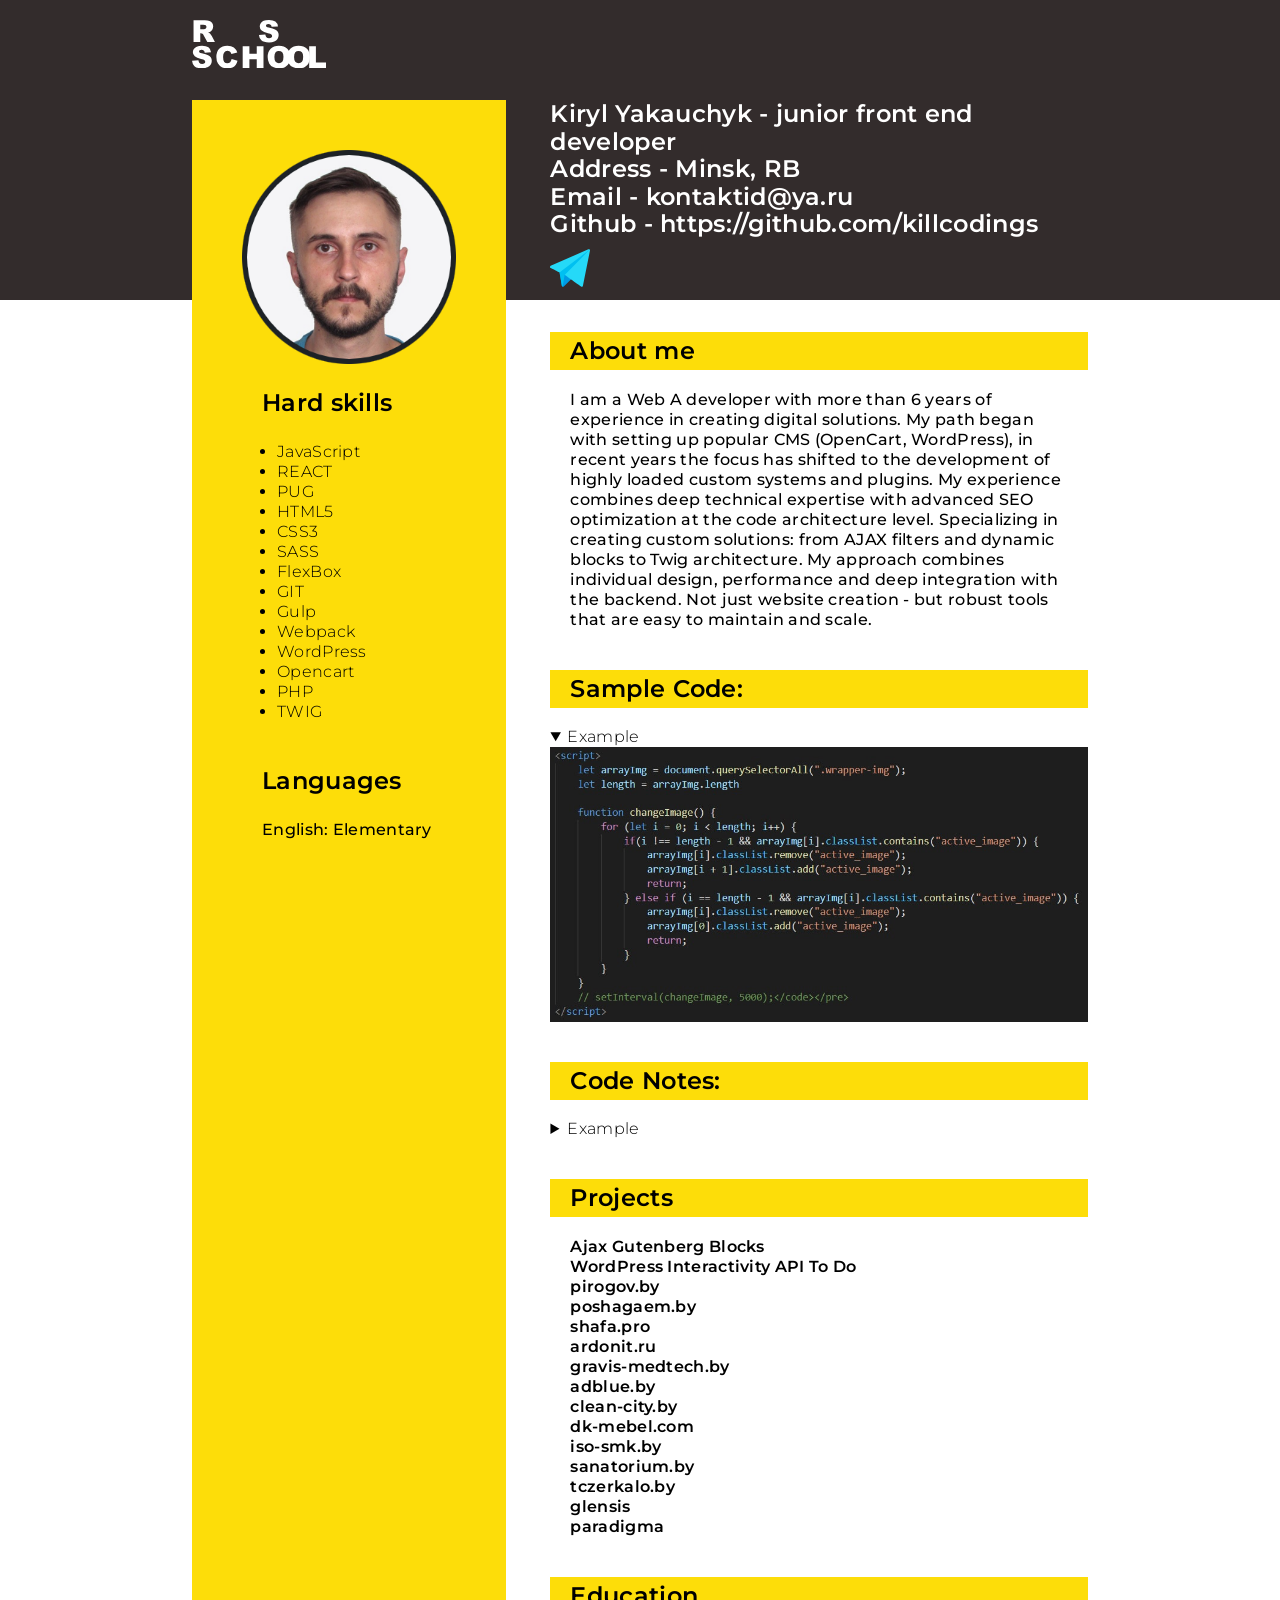
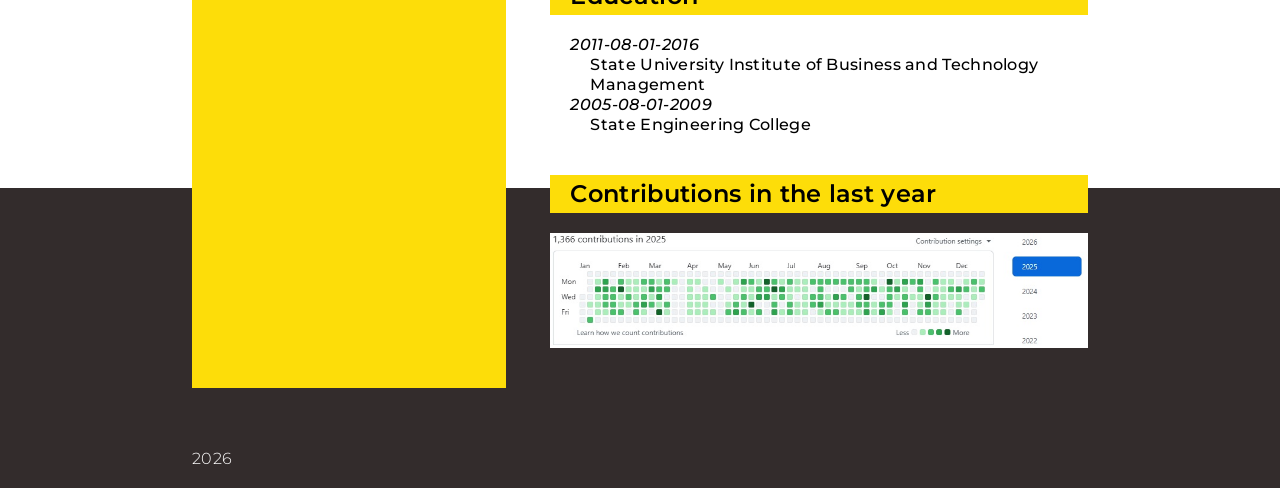
<file: index.html>
<!DOCTYPE html>
<html lang="en">
  <head>
    <meta charset="UTF-8" />
    <meta http-equiv="X-UA-Compatible" content="IE=edge" />
    <meta name="viewport" content="width=device-width, initial-scale=1.0" />
    <link rel="icon" type="image/png" href="favicon.ico" />
    <title>CV</title>
    <link rel="stylesheet" id="common-style-css" href="./src/style.css" media="all" />
    <link rel="preconnect" href="https://fonts.gstatic.com" />
    <link
      href="https://fonts.googleapis.com/css2?family=Montserrat&family=Open+Sans:wght@300&display=swap"
      rel="stylesheet"
    />
  </head>
  <body>
    <h1 class="visuallyhidden">CV</h1>
    <h4 class="visuallyhidden">cv</h4>
    <h5 class="visuallyhidden">cv</h5>
    <h6 class="visuallyhidden">cv</h6>
    <div id="page" class="site">
      <header id="masthead" class="header">
        <nav class="navbar navbar-light container">
          <div class="navbar-brand wrapper-img">
            <svg xmlns="http://www.w3.org/2000/svg" viewBox="0 0 552.85 198.67">
              <title>rs_school</title>
              <g data-name="Layer 2">
                <g data-name="Layer 1">
                  <path
                    d="M275.36 61.37l26.29-1.65q.86 6.41 3.48 9.76 4.28 5.43 12.2 5.43 5.91 0 9.12-2.77a8.34 8.34 0 0 0 3.2-6.44 8.18 8.18 0 0 0-3-6.22q-3-2.74-14.15-5.19-18.18-4.08-25.93-10.86a21.84 21.84 0 0 1-7.81-17.26 23.44 23.44 0 0 1 4-13 26.47 26.47 0 0 1 12-9.64q8-3.51 22-3.51 17.14 0 26.14 6.38t10.71 20.28l-26.05 1.52q-1-6-4.36-8.78t-9.2-2.77c-3.21 0-5.63.69-7.25 2.05a6.25 6.25 0 0 0-2.44 5 5 5 0 0 0 2 3.84q1.95 1.77 9.27 3.3 18.12 3.9 26 7.9t11.4 9.91a25.12 25.12 0 0 1 3.57 13.24 28.37 28.37 0 0 1-4.75 15.86 29.83 29.83 0 0 1-13.3 11q-8.55 3.75-21.54 3.75-22.81 0-31.6-8.78t-10-22.35zM6.27 91V1.53h46.06q12.81 0 19.58 2.19a20.93 20.93 0 0 1 10.92 8.14A24.75 24.75 0 0 1 87 26.35a24.8 24.8 0 0 1-3.2 12.84A24.91 24.91 0 0 1 75.07 48a33.63 33.63 0 0 1-9.7 3.54 27.79 27.79 0 0 1 7.19 3.29A27.79 27.79 0 0 1 77 59.49 35.16 35.16 0 0 1 80.85 65l13.38 26H63L48.24 63.63q-2.81-5.31-5-6.9a11.63 11.63 0 0 0-6.78-2.07H34V91zM34 37.76h11.68A41 41 0 0 0 53 36.54a7.3 7.3 0 0 0 4.48-2.81 8.24 8.24 0 0 0 1.74-5.18 8.23 8.23 0 0 0-2.75-6.65q-2.74-2.32-10.31-2.32H34zM0 167.56l26.29-1.64q.86 6.41 3.48 9.76Q34 181.11 42 181.11q5.91 0 9.12-2.78a8.34 8.34 0 0 0 3.2-6.44 8.2 8.2 0 0 0-3-6.22q-3-2.74-14.15-5.18-18.18-4.1-25.93-10.86a21.87 21.87 0 0 1-7.81-17.27 23.49 23.49 0 0 1 4-13 26.47 26.47 0 0 1 12-9.64q8-3.51 22-3.51 17.14 0 26.14 6.38t10.71 20.28l-26 1.53q-1-6-4.36-8.79t-9.19-2.74q-4.81 0-7.25 2a6.25 6.25 0 0 0-2.44 5 5 5 0 0 0 2 3.85q1.95 1.77 9.27 3.29 18.12 3.9 26 7.9t11.4 9.91a25.15 25.15 0 0 1 3.57 13.24 28.35 28.35 0 0 1-4.75 15.86 29.83 29.83 0 0 1-13.3 11q-8.55 3.75-21.54 3.75-22.81 0-31.6-8.78T0 167.56zm163-7.01l24.22 7.32a44.72 44.72 0 0 1-7.69 17 33.46 33.46 0 0 1-13 10.31q-7.78 3.47-19.8 3.47-14.58 0-23.82-4.23t-16-14.91q-6.72-10.67-6.71-27.31 0-22.18 11.8-34.11t33.4-11.92q16.91 0 26.57 6.84t14.36 21l-24.4 5.43a21 21 0 0 0-2.68-6 16 16 0 0 0-5.67-4.88 16.31 16.31 0 0 0-7.51-1.71q-9.39 0-14.39 7.56-3.8 5.61-3.79 17.61 0 14.86 4.52 20.38t12.69 5.51q7.92 0 12-4.45t5.9-12.91zm45.51-52.83h27.63V139h30.2v-31.28h27.75v89.43h-27.75V161h-30.2v36.18h-27.63zm102.78 44.77q0-21.88 12.2-34.1t34-12.2q22.32 0 34.4 12T404 151.76q0 15.69-5.28 25.72a37.54 37.54 0 0 1-15.25 15.61q-10 5.58-24.86 5.58-15.12 0-25-4.82a37.59 37.59 0 0 1-16.07-15.25q-6.26-10.42-6.25-26.11zm27.63.13q0 13.55 5 19.46t13.7 5.91q8.91 0 13.79-5.79t4.88-20.8q0-12.63-5.1-18.46t-13.82-5.82A16.78 16.78 0 0 0 344 133q-5.07 6-5.08 19.62z"
                  />
                  <path
                    d="M392.28 152.49q0-21.88 12.2-34.1t34-12.2q22.34 0 34.41 12t12.07 33.58q0 15.69-5.27 25.72a37.6 37.6 0 0 1-15.25 15.61q-10 5.58-24.86 5.58-15.13 0-25-4.82a37.67 37.67 0 0 1-16.08-15.25q-6.22-10.43-6.22-26.12zm27.64.13q0 13.55 5 19.46t13.72 5.92q8.91 0 13.79-5.79t4.88-20.8q0-12.63-5.09-18.46t-13.82-5.82A16.77 16.77 0 0 0 425 133q-5.09 6-5.08 19.62z"
                  />
                  <path d="M482.08 107.72h27.64v67.41h43.13v22h-70.77z" />
                </g>
              </g>
            </svg>
          </div>
        </nav>
      </header>
      <main id="primary" class="site-main">
        <aside class="content_left">
          <div class="wrapper-img">
            <img src="img_person.png" alt="foto" />
          </div>
          <article class="article">
            <h2 class="title bold_text">Hard skills</h2>
            <ul class="list">
              <li class="list_item">JavaScript</li>
              <li class="list_item">REACT</li>
              <li class="list_item">PUG</li>
              <li class="list_item">HTML5</li>
              <li class="list_item">CSS3</li>
              <li class="list_item">SASS</li>
              <li class="list_item">FlexBox</li>
              <li class="list_item">GIT</li>
              <li class="list_item">Gulp</li>
              <li class="list_item">Webpack</li>
              <li class="list_item">WordPress</li>
              <li class="list_item">Opencart</li>
              <li class="list_item">PHP</li>
              <li class="list_item">TWIG</li>
            </ul>
          </article>
          <article class="article">
            <h2 class="title bold_text">Languages</h2>
            <p class="paragraph">
              <span class="line">English: Elementary</span>
            </p>
          </article>
        </aside>
        <section class="content_block">
          <h2 class="visuallyhidden">cv</h2>
          <article class="article">
            <ul>
              <li>
                <h3 class="link-item bold_text">
                  Kiryl Yakauchyk - junior front end developer
                </h3>
              </li>
              <li>
                <address class="link-item bold_text">
                  Address - Minsk, RB
                </address>
              </li>
              <li>
                <a
                  class="link-item mail bold_text"
                  href="mailto:kontaktid@ya.ru"
                  >Email - kontaktid@ya.ru</a
                >
              </li>
              <li>
                <a
                  class="link-item bold_text"
                  href="https://github.com/killcodings"
                  >Github - https://github.com/killcodings</a
                >
              </li>
              <li>
                <a class="telegram" href="https://tlgg.ru/@killcodings"
                  ><figure>
                    <svg
                      xmlns="http://www.w3.org/2000/svg"
                      xmlns:xlink="http://www.w3.org/1999/xlink"
                      version="1.1"
                      id="Capa_1"
                      x="0px"
                      y="0px"
                      viewBox="0 0 512 512"
                      style="enable-background: new 0 0 512 512"
                      xml:space="preserve"
                    >
                      <g>
                        <path
                          class="path_1"
                          d="M276.7,392.555l-100.201,99.901c-2.999,1.8-6.899,6.301-15,3.9c-4.199-1.5-9.3-6.301-10.199-11.7   v-0.3l-28.801-172.2l23.401-17.699c3.03,1.777,60.854,35.684,57.299,33.6l73.5,43.2C282.4,377.256,282.4,386.556,276.7,392.555z"
                        />
                        <path
                          class="path_2"
                          d="M511.708,32.964L420.7,484.956c-0.9,4.8-4.5,9-9.3,10.8c-1.8,0.9-3.6,1.2-5.4,1.2   c-3,0-6-0.9-8.7-2.7c-3.018-2.156-224.061-160.044-210-150c-133.84-66.3-64.027-31.453-178.9-88.8c-5.4-2.7-8.4-8.1-8.4-13.8   c0.3-6,3.6-11.1,9-13.5L491.008,16.164c5.1-2.1,11.1-1.5,15.3,2.1c0.6,0.6,1.5,1.5,2.1,2.1   C511.408,23.964,512.608,28.464,511.708,32.964z"
                        />
                        <path
                          class="path_3"
                          d="M508.408,20.364L203.2,328.056l-15.899,16.199l-25.801,152.1c-4.199-1.5-9.3-6.301-10.199-11.7v-0.3   l-28.801-172.2l23.401-17.699L508.408,20.364z"
                        />
                      </g>
                    </svg>
                  </figure>
                </a>
              </li>
            </ul>
          </article>
          <article class="article">
            <h2 class="title bold_text">About me</h2>
            <p class="paragraph">
              I am a Web A developer with more than 6 years of experience in creating digital solutions. My path began with setting up popular CMS (OpenCart, WordPress), in recent years the focus has shifted to the development of highly loaded custom systems and plugins. My experience combines deep technical expertise with advanced SEO optimization at the code architecture level. Specializing in creating custom solutions: from AJAX filters and dynamic blocks to Twig architecture. My approach combines individual design, performance and deep integration with the backend. Not just website creation - but robust tools that are easy to maintain and scale. </p>
            </p>
          </article>
          <article class="article">
            <h2 class="title bold_text">Sample Code:</h2>
            <details open>
              <summary>Example</summary>
              <div class="wrapper-img">
                <img
                  src="img/NzPXzzA5tJw.jpg"
                  alt="image"
                />
              </div>
            </details>
          </article>
          <article class="article">
            <h2 class="title bold_text">Code Notes:</h2>
            <details>
              <summary>Example</summary>
              <div class="wrapper-img">
                <img
                  src="img/length.jpg"
                  alt="image"
                />
              </div>
            </details>
          </article>
          <article class="article">
            <h2 class="title bold_text">Projects</h2>
            <ul class="list bold_text paragraph">
              <li class="list-item">
                <a href="https://dev-dev-wp-interactivity-api-to-do.pantheonsite.io/ajax-blocks/" target="_blank"
                >Ajax Gutenberg Blocks</a>
              </li>
              <li class="list-item">
                <a href="https://dev-dev-wp-interactivity-api-to-do.pantheonsite.io/add-test-wp-i/" target="_blank"
                >WordPress Interactivity API To Do</a>
              </li>
              <li class="list-item">
                <a href="https://pirogov.by/" target="_blank"
                >pirogov.by</a>
              </li>
              <li class="list-item">
                <a href="http://poshagaem.by/" target="_blank">poshagaem.by</a>
              </li>
              <li class="list-item">
                <a href="https://shafa.pro/" target="_blank">shafa.pro</a>
              </li>
              <li class="list-item">
                <a href="https://ardonit.ru/" target="_blank">ardonit.ru</a>
              </li>
              <li class="list-item">
                <a href="http://gravis-medtech.by/" target="_blank"
                  >gravis-medtech.by</a>
              </li>
              <li class="list-item" target="_blank">
                <a href="https://adblue.by/">adblue.by</a>
              </li>
              <li class="list-item">
                <a href="https://clean-city.by/" target="_blank"
                  >clean-city.by</a>
              </li>
              <li class="list-item">
                <a href="http://dk-mebel.com/" target="_blank">dk-mebel.com</a>
              </li>
              <li class="list-item">
                <a href="https://iso-smk.by/" target="_blank">iso-smk.by</a>
              </li>
              <li class="list-item">
                <a href="http://sanatorium.by/" target="_blank"
                  >sanatorium.by</a>
              </li>
              <li class="list-item">
                <a href="http://tczerkalo.by/" target="_blank">tczerkalo.by</a>
              </li>
              <li class="list-item">
                <a href="https://glensis.jaroslav.site/" target="_blank"
                  >glensis</a>
              </li>
              <li class="list-item">
                <a href="http://test-paradigma.jaroslav.site/" target="_blank"
                  >paradigma</a>
              </li>
              <li class="list-item">
                <a
                  href="https://killcodings.github.io/testApp/page/" target="_blank"
                  >weather-api</a>
              </li>
              <li class="list-item">
                <a
                  href="https://killcodings.github.io/test_1/page/" target="_blank"
                  >test_1</a>
              </li>
              <li class="list-item">
                <a
                  href="https://killcodings.github.io/test_2/page/" target="_blank"
                  >test_2</a>
              </li>
              <li class="list-item">
                <a href="https://killcodings.github.io/quizGlo/" target="_blank"
                  >quiz-glo</a>
              </li>
              <li class="list-item">
                <a href="http://kirill.maxstudio.site" target="_blank"
                  >v90.team.test</a>
              </li>
              <li class="list-item">
                <a
                  href="https://killcodings.github.io/ToDoListNative/" target="_blank"
                  >todo_list_native_js</a>
              </li>
              <li class="list-item">
                <a
                  href="https://killcodings.github.io/todolistreactnoclass/" target="_blank"
                  >todo_list_react_function</a>
              </li>
              <li class="list-item">
                <a
                  href="https://killcodings.github.io/training-shop/" target="_blank"
                  >training-shop</a>
              </li>
              <li class="list-item">
                <a href="https://v90.academy/" target="_blank">v90.academy</a>
              </li>
            </ul>
          </article>
          <article class="article">
            <h2 class="title bold_text">Education</h2>
            <p class="paragraph">
              <i class="italic" style="color: #000;"><time>2011-08-01</time>-2016</i>
              <span class="line_text" style="color: #000;">State University Institute of Business and Technology
                Management</span>
              <i class="italic" style="color: #000;"><time>2005-08-01</time>-2009</i>
              <span class="line_text" style="color: #000;">State Engineering College</span>
            </p>
          </article>
          <article class="article">
            <h2 class="title bold_text">Contributions in the last year</h2>
            <div class="wrapper-img"><img src="img/git2025.jpg" alt="image"/></div>
          </article>
        </section>
      </main>
      <footer id="colophon" class="footer">
        <time class="year"></time>
      </footer>
      <script src="./src/main.js"></script>
    </div>
  </body>
</html>
</file>
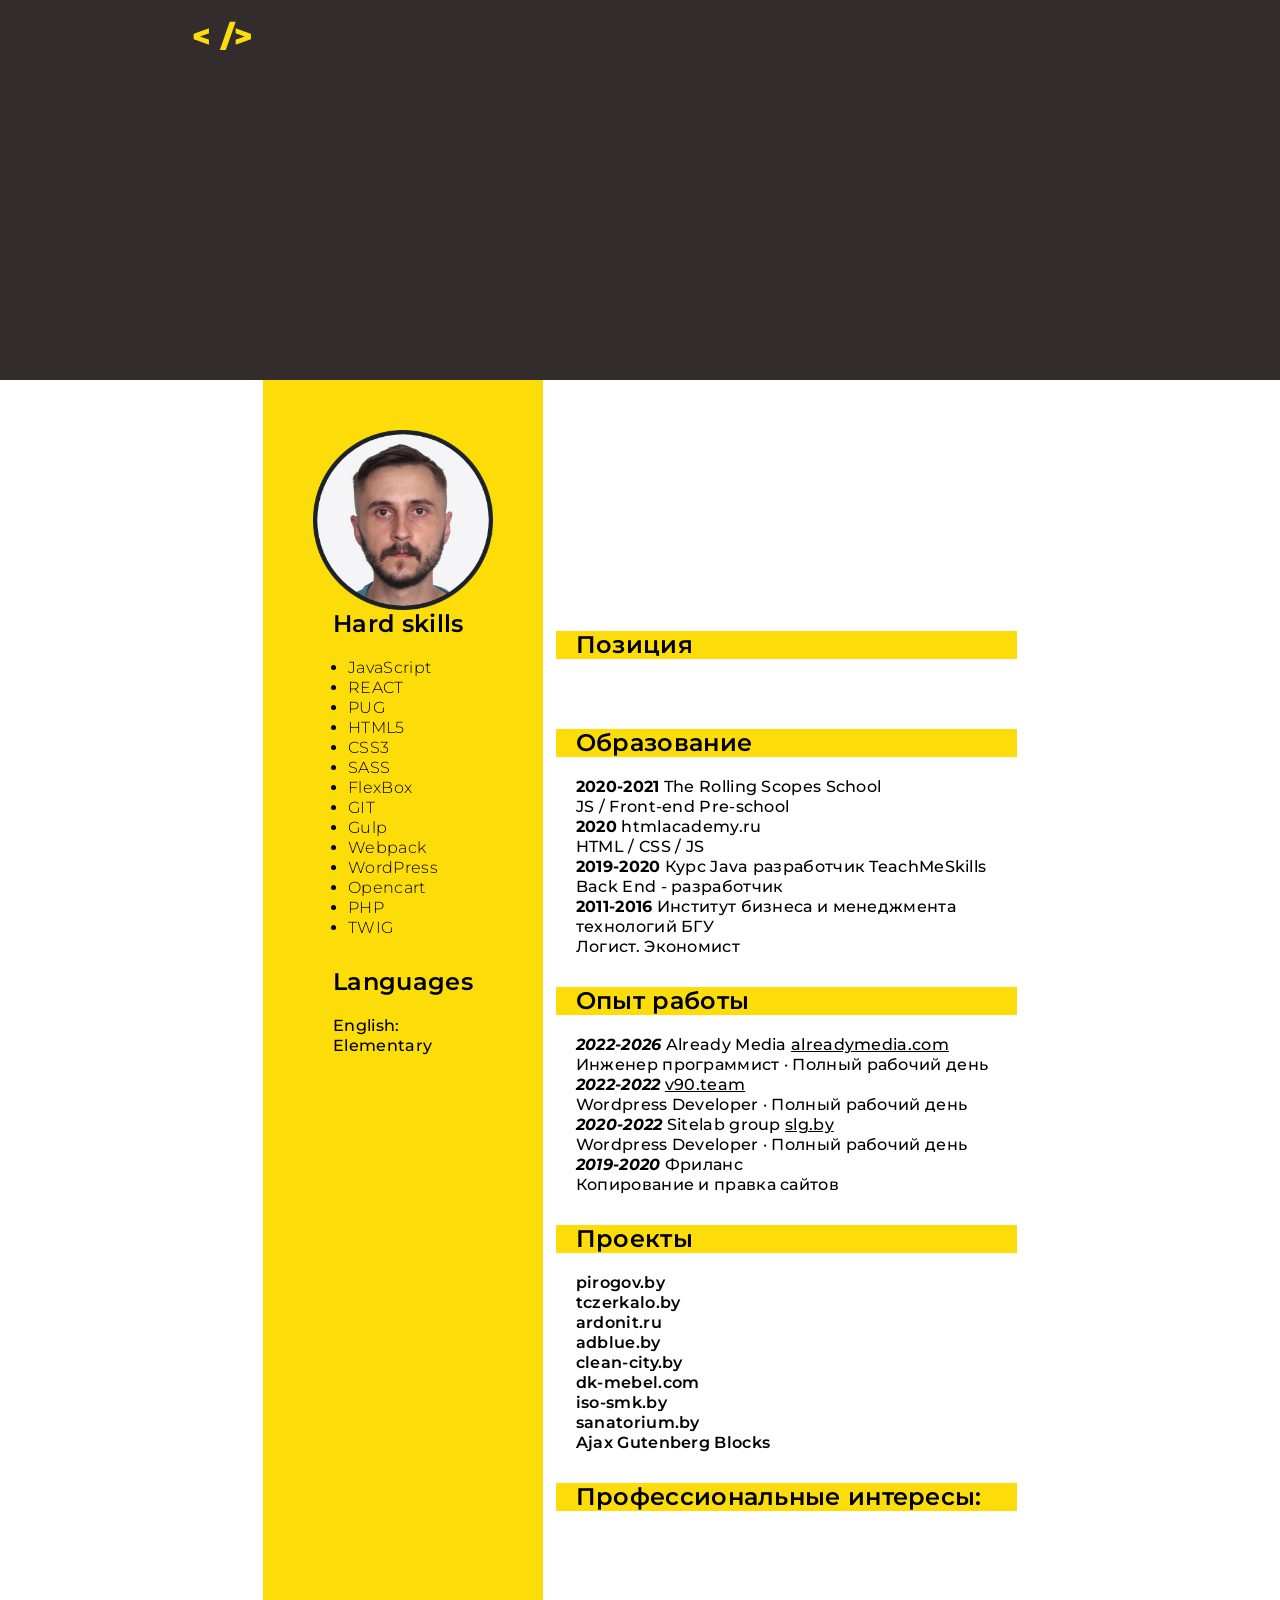
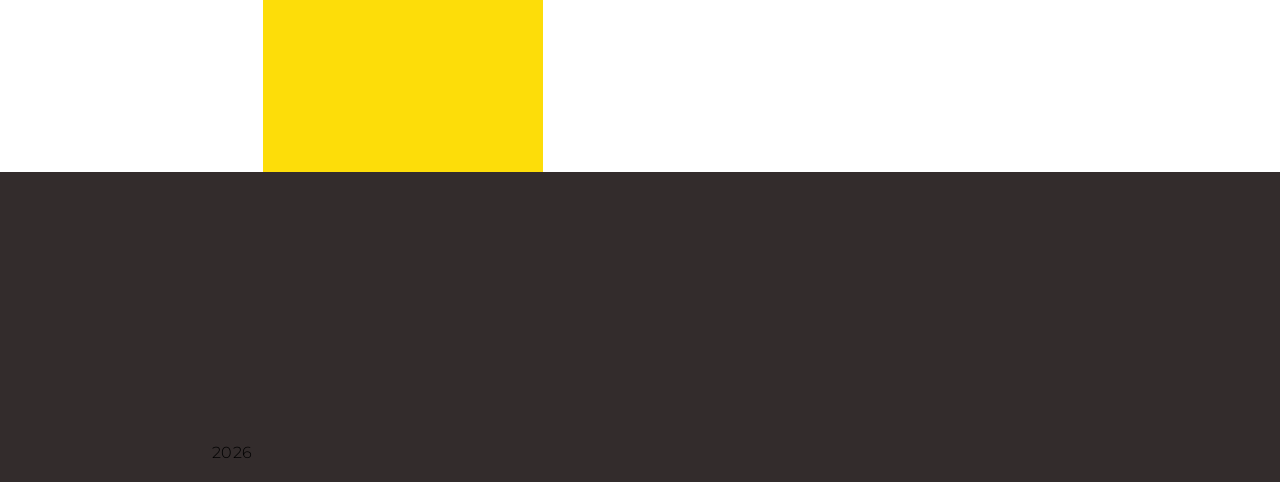
<file: FrontEndResumeRu.html>
<!DOCTYPE html>
<html lang="ru">
<head>
    <meta charset="UTF-8" />
    <meta http-equiv="X-UA-Compatible" content="IE=edge" />
    <meta name="viewport" content="width=device-width, initial-scale=1.0" />
    <link rel="icon" type="image/png" href="favicon.ico" />
    <title>CV</title>
    <link rel="stylesheet" id="common-style-css" href="./src/style.css" media="all" />
    <link rel="preconnect" href="https://fonts.gstatic.com" />
    <link
            href="https://fonts.googleapis.com/css2?family=Montserrat&family=Open+Sans:wght@300&display=swap"
            rel="stylesheet"
    />
</head>
<body class="FrontEndResumeRu">
<h1 class="visuallyhidden">CV</h1>
<h4 class="visuallyhidden">cv</h4>
<h5 class="visuallyhidden">cv</h5>
<h6 class="visuallyhidden">cv</h6>
<div id="page" class="site">
    <header id="masthead" class="header">
        <nav class="navbar navbar-light container">
            <div class="navbar-brand wrapper-img xml">
                <  />
            </div>
        </nav>
    </header>
    <main id="primary" class="site-main resume-container">
        <aside class="content_left">
            <div class="wrapper-img">
                <img src="img_person.png" alt="foto" />
            </div>
            <article class="article">
                <h2 class="title bold_text">Hard skills</h2>
                <ul class="list">
                    <li class="list_item">JavaScript</li>
                    <li class="list_item">REACT</li>
                    <li class="list_item">PUG</li>
                    <li class="list_item">HTML5</li>
                    <li class="list_item">CSS3</li>
                    <li class="list_item">SASS</li>
                    <li class="list_item">FlexBox</li>
                    <li class="list_item">GIT</li>
                    <li class="list_item">Gulp</li>
                    <li class="list_item">Webpack</li>
                    <li class="list_item">WordPress</li>
                    <li class="list_item">Opencart</li>
                    <li class="list_item">PHP</li>
                    <li class="list_item">TWIG</li>
                </ul>
            </article>
            <article class="article">
                <h2 class="title bold_text">Languages</h2>
                <p class="paragraph">
                    <span class="line">English: Elementary</span>
                </p>
            </article>
        </aside>
        <section class="content_block">
            <h2 class="visuallyhidden">cv</h2>
            <article class="article">
                <ul>
                    <li>
                        <h3 class="link-item bold_text">
                            ФИО: Яковчик Кирилл Викторович
                        </h3>
                    </li>
                    <li>
                        <div class="link-item phone"><a href="tel:+375255004079">Телефон: +375 25 5004079</a></div>
                    </li>
                    <li>
                        <a class="link-item mail bold_text" href="mailto:kontaktid@ya.ru"
                        >Email: kontaktid@ya.ru</a>
                    </li>
                    <li>
                        <a class="link-item bold_text" href="https://www.linkedin.com/in/kiryl-ya/"
                        >LinkedIn: linkedin.com/in/kiryl-ya/</a>
                    </li>
                    <li>
                        <a class="link-item bold_text" href="https://github.com/killcodings">GitHub: github.com/killcodings</a>
                    </li>
                    <li>
                        <a class="link-item bold_text telegram" href="https://tlgg.ru/@killcodings">Telegram: @killcodings
                        </a>
                    </li>
                    <li>
                        <address class="link-item bold_text">
                            Локация: Минск, РБ
                        </address>
                    </li>
                </ul>
            </article>
            <article class="article">
                <h2 class="title bold_text">Позиция</h2>
                <p class="paragraph position">Front-end Developer</p>
            </article>
            <article class="article">
                <h2 class="title bold_text">Образование</h2>
                <p class="paragraph">
                    <b>2020-2021</b> The Rolling Scopes School <br>
                    JS / Front-end Pre-school
                </p>
                <p class="paragraph">
                    <b>2020</b> htmlacademy.ru <br>
                    HTML / CSS / JS
                </p>
                <p class="paragraph">
                    <b>2019-2020</b> Курс Java разработчик TeachMeSkills <br>
                    Back End - разработчик
                </p>
                <p class="paragraph">
                    <b>2011-2016</b> Институт бизнеса и менеджмента технологий БГУ <br>
                    Логист. Экономист
                </p>
            </article>
            <article class="article">
                <h2 class="title bold_text">Опыт работы</h2>
                <p class="paragraph">
                    <b><i>2022-2026</i></b> Already Media <u>alreadymedia.com</u> <br>
                    Инженер программист · Полный рабочий день
                </p>
                <p class="paragraph">
                    <b><i>2022-2022</i></b> <u>v90.team</u> <br>
                    Wordpress Developer · Полный рабочий день
                </p>
                <p class="paragraph">
                    <b><i>2020-2022</i></b> Sitelab group <u>slg.by</u> <br>
                    Wordpress Developer · Полный рабочий день
                </p>
                <p class="paragraph">
                    <b><i>2019-2020</i></b> Фриланс <br>
                    Копирование и правка сайтов
                </p>
            </article>
            <article class="article">
                <h2 class="title bold_text">Проекты</h2>
                <ul class="list bold_text paragraph">
                    <li class="list-item">
                        <a href="https://pirogov.by/" target="_blank"
                        >pirogov.by</a>
                    </li>
                    <li class="list-item">
                        <a href="https://tczerkalo.by/" target="_blank"
                        >tczerkalo.by</a>
                    </li>
                    <li class="list-item">
                        <a href="https://ardonit.ru/" target="_blank">ardonit.ru</a>
                    </li>
                    <li class="list-item" target="_blank">
                        <a href="https://adblue.by/">adblue.by</a>
                    </li>
                    <li class="list-item">
                        <a href="https://clean-city.by/" target="_blank"
                        >clean-city.by</a>
                    </li>
                    <li class="list-item">
                        <a href="http://dk-mebel.com/" target="_blank">dk-mebel.com</a>
                    </li>
                    <li class="list-item">
                        <a href="https://iso-smk.by/" target="_blank">iso-smk.by</a>
                    </li>
                    <li class="list-item">
                        <a href="http://sanatorium.by/" target="_blank"
                        >sanatorium.by</a>
                    </li>
                    <li class="list-item">
                        <a href="https://dev-dev-wp-interactivity-api-to-do.pantheonsite.io/ajax-blocks/" target="_blank"
                        >Ajax Gutenberg Blocks</a>
                    </li>
                    <li class="list-item">
                        <a href="https://dev-dev-wp-interactivity-api-to-do.pantheonsite.io/add-test-wp-i/" target="_blank"
                        >WordPress Interactivity API To Do</a>
                    </li>
                    <li class="list-item">
                        <a href="https://killcodings.github.io/ToDoListNative/" target="_blank"
                        >todo_list_native_js</a>
                    </li>
                    <li class="list-item">
                        <a href="https://killcodings.github.io/todolistreactnoclass/" target="_blank"
                        >todo_list_react_function</a>
                    </li>
                    <li class="list-item">
                        <a href="http://poshagaem.by/" target="_blank">poshagaem.by</a>
                    </li>
                   <!-- <li class="list-item" hidden>
                        <a href="https://1wincameroun.com/" target="_blank"
                        >1wincameroun.com</a>
                    </li>-->
                    <li class="list-item">
                        <a href="https://killcodings.github.io/testApp/page/" target="_blank"
                        >weather-api</a>
                    </li>
                    <li class="list-item">
                        <a href="https://killcodings.github.io/test_1/page/" target="_blank"
                        >test_1</a>
                    </li>
                    <li class="list-item">
                        <a href="https://killcodings.github.io/test_2/page/" target="_blank"
                        >test_2</a>
                    </li>
                    <li class="list-item">
                        <a href="https://killcodings.github.io/quizGlo/" target="_blank"
                        >quiz-glo</a>
                    </li>

                    <li class="list-item">
                        <a href="https://killcodings.github.io/training-shop/" target="_blank"
                        >training-shop</a>
                    </li>
                </ul>
            </article>

            <article class="article">
                <h2 class="title bold_text">Профессиональные интересы:</h2>
                <blockquote>https://www.youtube.com/@mishanep</blockquote>
                <blockquote>https://www.youtube.com/@REDGroup/videos</blockquote>
                <blockquote>https://www.youtube.com/@UlbiTV</blockquote>
            </article>
            <article class="article"></article>
            <article class="article"></article>
        </section>
    </main>
    <footer id="colophon" class="footer">
        <time class="year" style="margin-left: 20px;color: #000;"></time>
    </footer>
    <script src="./src/main.js"></script>
</div>
</body>
</html>
</file>
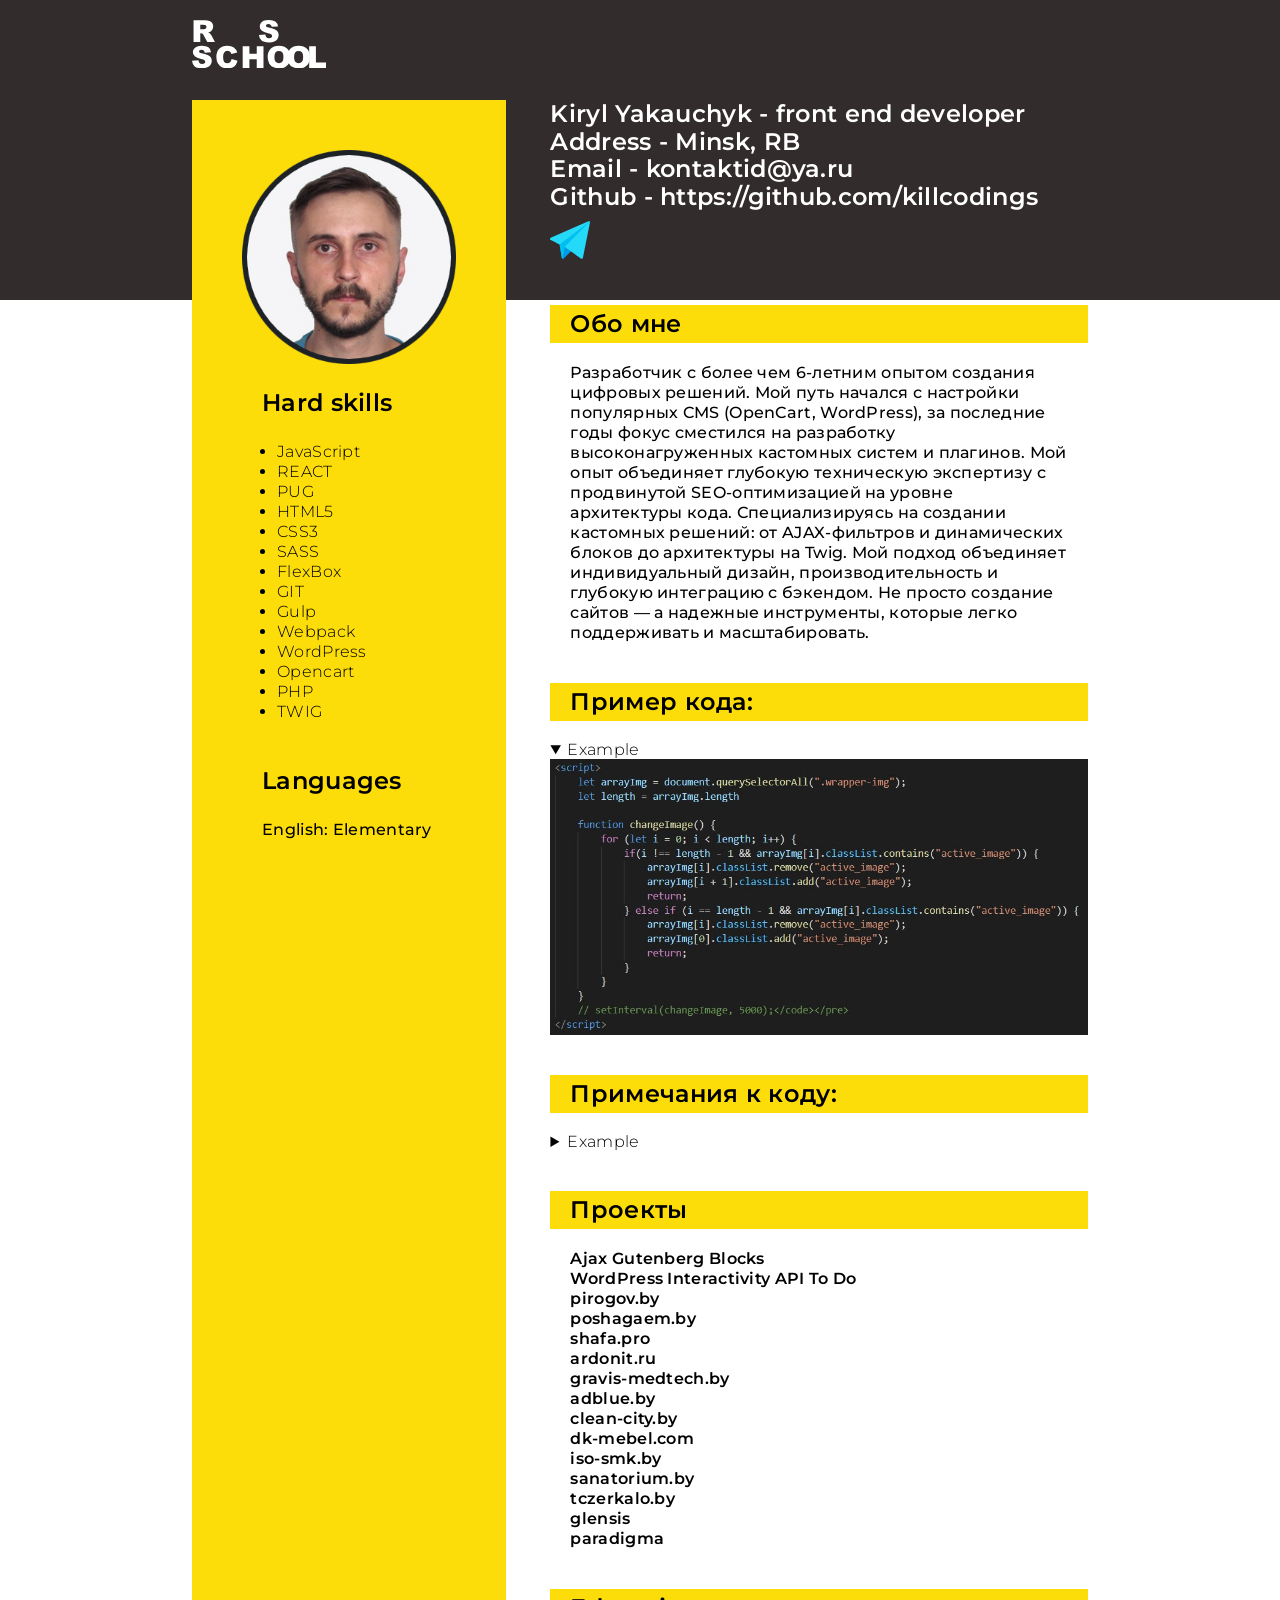
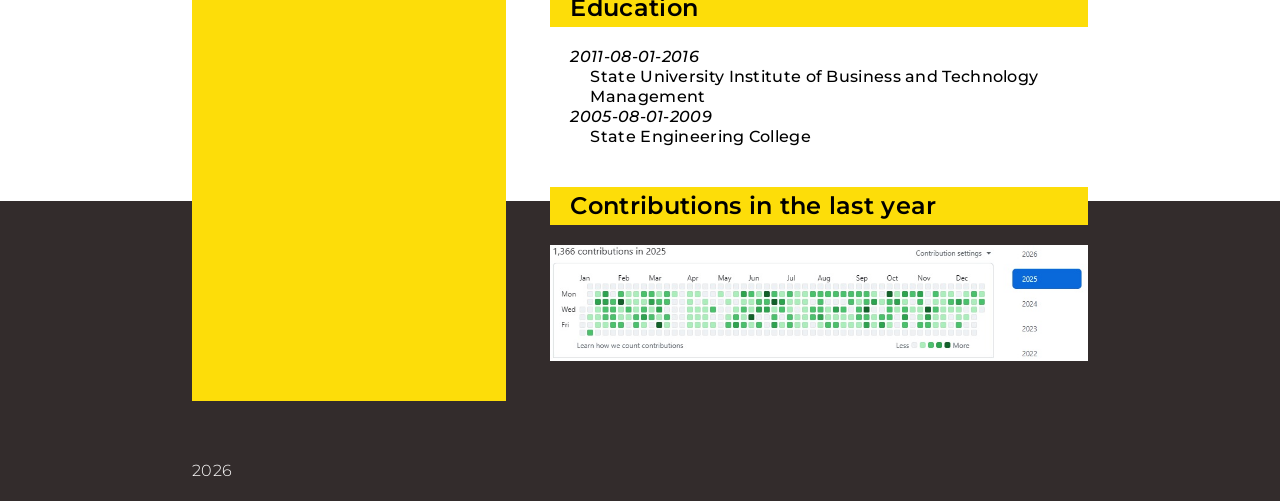
<file: index_ru.html>
<!DOCTYPE html>
<html lang="ru">
<head>
    <meta charset="UTF-8" />
    <meta http-equiv="X-UA-Compatible" content="IE=edge" />
    <meta name="viewport" content="width=device-width, initial-scale=1.0" />
    <link rel="icon" type="image/png" href="favicon.ico" />
    <title>CV</title>
    <link rel="stylesheet" id="common-style-css" href="./src/style.css" media="all" />
    <link rel="preconnect" href="https://fonts.gstatic.com" />
    <link
            href="https://fonts.googleapis.com/css2?family=Montserrat&family=Open+Sans:wght@300&display=swap"
            rel="stylesheet"
    />
</head>
<body>
<h1 class="visuallyhidden">CV</h1>
<h4 class="visuallyhidden">cv</h4>
<h5 class="visuallyhidden">cv</h5>
<h6 class="visuallyhidden">cv</h6>
<div id="page" class="site">
    <header id="masthead" class="header">
        <nav class="navbar navbar-light container">
            <div class="navbar-brand wrapper-img">
                <svg xmlns="http://www.w3.org/2000/svg" viewBox="0 0 552.85 198.67">
                    <title>rs_school</title>
                    <g data-name="Layer 2">
                        <g data-name="Layer 1">
                            <path
                                    d="M275.36 61.37l26.29-1.65q.86 6.41 3.48 9.76 4.28 5.43 12.2 5.43 5.91 0 9.12-2.77a8.34 8.34 0 0 0 3.2-6.44 8.18 8.18 0 0 0-3-6.22q-3-2.74-14.15-5.19-18.18-4.08-25.93-10.86a21.84 21.84 0 0 1-7.81-17.26 23.44 23.44 0 0 1 4-13 26.47 26.47 0 0 1 12-9.64q8-3.51 22-3.51 17.14 0 26.14 6.38t10.71 20.28l-26.05 1.52q-1-6-4.36-8.78t-9.2-2.77c-3.21 0-5.63.69-7.25 2.05a6.25 6.25 0 0 0-2.44 5 5 5 0 0 0 2 3.84q1.95 1.77 9.27 3.3 18.12 3.9 26 7.9t11.4 9.91a25.12 25.12 0 0 1 3.57 13.24 28.37 28.37 0 0 1-4.75 15.86 29.83 29.83 0 0 1-13.3 11q-8.55 3.75-21.54 3.75-22.81 0-31.6-8.78t-10-22.35zM6.27 91V1.53h46.06q12.81 0 19.58 2.19a20.93 20.93 0 0 1 10.92 8.14A24.75 24.75 0 0 1 87 26.35a24.8 24.8 0 0 1-3.2 12.84A24.91 24.91 0 0 1 75.07 48a33.63 33.63 0 0 1-9.7 3.54 27.79 27.79 0 0 1 7.19 3.29A27.79 27.79 0 0 1 77 59.49 35.16 35.16 0 0 1 80.85 65l13.38 26H63L48.24 63.63q-2.81-5.31-5-6.9a11.63 11.63 0 0 0-6.78-2.07H34V91zM34 37.76h11.68A41 41 0 0 0 53 36.54a7.3 7.3 0 0 0 4.48-2.81 8.24 8.24 0 0 0 1.74-5.18 8.23 8.23 0 0 0-2.75-6.65q-2.74-2.32-10.31-2.32H34zM0 167.56l26.29-1.64q.86 6.41 3.48 9.76Q34 181.11 42 181.11q5.91 0 9.12-2.78a8.34 8.34 0 0 0 3.2-6.44 8.2 8.2 0 0 0-3-6.22q-3-2.74-14.15-5.18-18.18-4.1-25.93-10.86a21.87 21.87 0 0 1-7.81-17.27 23.49 23.49 0 0 1 4-13 26.47 26.47 0 0 1 12-9.64q8-3.51 22-3.51 17.14 0 26.14 6.38t10.71 20.28l-26 1.53q-1-6-4.36-8.79t-9.19-2.74q-4.81 0-7.25 2a6.25 6.25 0 0 0-2.44 5 5 5 0 0 0 2 3.85q1.95 1.77 9.27 3.29 18.12 3.9 26 7.9t11.4 9.91a25.15 25.15 0 0 1 3.57 13.24 28.35 28.35 0 0 1-4.75 15.86 29.83 29.83 0 0 1-13.3 11q-8.55 3.75-21.54 3.75-22.81 0-31.6-8.78T0 167.56zm163-7.01l24.22 7.32a44.72 44.72 0 0 1-7.69 17 33.46 33.46 0 0 1-13 10.31q-7.78 3.47-19.8 3.47-14.58 0-23.82-4.23t-16-14.91q-6.72-10.67-6.71-27.31 0-22.18 11.8-34.11t33.4-11.92q16.91 0 26.57 6.84t14.36 21l-24.4 5.43a21 21 0 0 0-2.68-6 16 16 0 0 0-5.67-4.88 16.31 16.31 0 0 0-7.51-1.71q-9.39 0-14.39 7.56-3.8 5.61-3.79 17.61 0 14.86 4.52 20.38t12.69 5.51q7.92 0 12-4.45t5.9-12.91zm45.51-52.83h27.63V139h30.2v-31.28h27.75v89.43h-27.75V161h-30.2v36.18h-27.63zm102.78 44.77q0-21.88 12.2-34.1t34-12.2q22.32 0 34.4 12T404 151.76q0 15.69-5.28 25.72a37.54 37.54 0 0 1-15.25 15.61q-10 5.58-24.86 5.58-15.12 0-25-4.82a37.59 37.59 0 0 1-16.07-15.25q-6.26-10.42-6.25-26.11zm27.63.13q0 13.55 5 19.46t13.7 5.91q8.91 0 13.79-5.79t4.88-20.8q0-12.63-5.1-18.46t-13.82-5.82A16.78 16.78 0 0 0 344 133q-5.07 6-5.08 19.62z"
                            />
                            <path
                                    d="M392.28 152.49q0-21.88 12.2-34.1t34-12.2q22.34 0 34.41 12t12.07 33.58q0 15.69-5.27 25.72a37.6 37.6 0 0 1-15.25 15.61q-10 5.58-24.86 5.58-15.13 0-25-4.82a37.67 37.67 0 0 1-16.08-15.25q-6.22-10.43-6.22-26.12zm27.64.13q0 13.55 5 19.46t13.72 5.92q8.91 0 13.79-5.79t4.88-20.8q0-12.63-5.09-18.46t-13.82-5.82A16.77 16.77 0 0 0 425 133q-5.09 6-5.08 19.62z"
                            />
                            <path d="M482.08 107.72h27.64v67.41h43.13v22h-70.77z" />
                        </g>
                    </g>
                </svg>
            </div>
        </nav>
    </header>
    <main id="primary" class="site-main">
        <aside class="content_left">
            <div class="wrapper-img">
                <img src="img_person.png" alt="foto" />
            </div>
            <article class="article">
                <h2 class="title bold_text">Hard skills</h2>
                <ul class="list">
                    <li class="list_item">JavaScript</li>
                    <li class="list_item">REACT</li>
                    <li class="list_item">PUG</li>
                    <li class="list_item">HTML5</li>
                    <li class="list_item">CSS3</li>
                    <li class="list_item">SASS</li>
                    <li class="list_item">FlexBox</li>
                    <li class="list_item">GIT</li>
                    <li class="list_item">Gulp</li>
                    <li class="list_item">Webpack</li>
                    <li class="list_item">WordPress</li>
                    <li class="list_item">Opencart</li>
                    <li class="list_item">PHP</li>
                    <li class="list_item">TWIG</li>
                </ul>
            </article>
            <article class="article">
                <h2 class="title bold_text">Languages</h2>
                <p class="paragraph">
                    <span class="line">English: Elementary</span>
                </p>
            </article>
        </aside>
        <section class="content_block">
            <h2 class="visuallyhidden">cv</h2>
            <article class="article">
                <ul>
                    <li>
                        <h3 class="link-item bold_text">
                            Kiryl Yakauchyk - front end developer
                        </h3>
                    </li>
                    <li>
                        <address class="link-item bold_text">
                            Address - Minsk, RB
                        </address>
                    </li>
                    <li>
                        <a
                                class="link-item mail bold_text"
                                href="mailto:kontaktid@ya.ru"
                        >Email - kontaktid@ya.ru</a
                        >
                    </li>
                    <li>
                        <a
                                class="link-item bold_text"
                                href="https://github.com/killcodings"
                        >Github - https://github.com/killcodings</a
                        >
                    </li>
                    <li>
                        <a class="telegram" href="https://tlgg.ru/@killcodings"
                        ><figure>
                            <svg
                                    xmlns="http://www.w3.org/2000/svg"
                                    xmlns:xlink="http://www.w3.org/1999/xlink"
                                    version="1.1"
                                    id="Capa_1"
                                    x="0px"
                                    y="0px"
                                    viewBox="0 0 512 512"
                                    style="enable-background: new 0 0 512 512"
                                    xml:space="preserve"
                            >
                      <g>
                        <path
                                class="path_1"
                                d="M276.7,392.555l-100.201,99.901c-2.999,1.8-6.899,6.301-15,3.9c-4.199-1.5-9.3-6.301-10.199-11.7   v-0.3l-28.801-172.2l23.401-17.699c3.03,1.777,60.854,35.684,57.299,33.6l73.5,43.2C282.4,377.256,282.4,386.556,276.7,392.555z"
                        />
                          <path
                                  class="path_2"
                                  d="M511.708,32.964L420.7,484.956c-0.9,4.8-4.5,9-9.3,10.8c-1.8,0.9-3.6,1.2-5.4,1.2   c-3,0-6-0.9-8.7-2.7c-3.018-2.156-224.061-160.044-210-150c-133.84-66.3-64.027-31.453-178.9-88.8c-5.4-2.7-8.4-8.1-8.4-13.8   c0.3-6,3.6-11.1,9-13.5L491.008,16.164c5.1-2.1,11.1-1.5,15.3,2.1c0.6,0.6,1.5,1.5,2.1,2.1   C511.408,23.964,512.608,28.464,511.708,32.964z"
                          />
                          <path
                                  class="path_3"
                                  d="M508.408,20.364L203.2,328.056l-15.899,16.199l-25.801,152.1c-4.199-1.5-9.3-6.301-10.199-11.7v-0.3   l-28.801-172.2l23.401-17.699L508.408,20.364z"
                          />
                      </g>
                    </svg>
                        </figure>
                        </a>
                    </li>
                </ul>
            </article>
            <article class="article">
                <h2 class="title bold_text">Обо мне</h2>
                <p class="paragraph">
                    Разработчик с более чем 6-летним опытом создания цифровых решений. Мой путь начался с настройки популярных CMS (OpenCart, WordPress), за последние годы фокус сместился на разработку высоконагруженных кастомных систем и плагинов. Мой опыт объединяет глубокую техническую экспертизу с продвинутой SEO-оптимизацией на уровне архитектуры кода. Специализируясь на создании кастомных решений: от AJAX-фильтров и динамических блоков до архитектуры на Twig. Мой подход объединяет индивидуальный дизайн, производительность и глубокую интеграцию с бэкендом. Не просто создание сайтов — а надежные инструменты, которые легко поддерживать и масштабировать.</p>
            </article>
            <article class="article">
                <h2 class="title bold_text">Пример кода:</h2>
                <details open>
                    <summary>Example</summary>
                    <div class="wrapper-img">
                        <img
                                src="img/NzPXzzA5tJw.jpg"
                                alt="image"
                        />
                    </div>
                </details>
            </article>
            <article class="article">
                <h2 class="title bold_text">Примечания к коду:</h2>
                <details>
                    <summary>Example</summary>
                    <div class="wrapper-img">
                        <img
                                src="img/length.jpg"
                                alt="image"
                        />
                    </div>
                </details>
            </article>
            <article class="article">
                <h2 class="title bold_text">Проекты</h2>
                <ul class="list bold_text paragraph">
                    <li class="list-item">
                        <a href="https://dev-dev-wp-interactivity-api-to-do.pantheonsite.io/ajax-blocks/" target="_blank"
                        >Ajax Gutenberg Blocks</a>
                    </li>
                    <li class="list-item">
                        <a href="https://dev-dev-wp-interactivity-api-to-do.pantheonsite.io/add-test-wp-i/" target="_blank"
                        >WordPress Interactivity API To Do</a>
                    </li>
                    <li class="list-item">
                        <a href="https://pirogov.by/" target="_blank"
                        >pirogov.by</a>
                    </li>
                    <li class="list-item">
                        <a href="http://poshagaem.by/" target="_blank">poshagaem.by</a>
                    </li>
                    <li class="list-item">
                        <a href="https://shafa.pro/" target="_blank">shafa.pro</a>
                    </li>
                    <li class="list-item">
                        <a href="https://ardonit.ru/" target="_blank">ardonit.ru</a>
                    </li>
                    <li class="list-item">
                        <a href="http://gravis-medtech.by/" target="_blank"
                        >gravis-medtech.by</a>
                    </li>
                    <li class="list-item" target="_blank">
                        <a href="https://adblue.by/">adblue.by</a>
                    </li>
                    <li class="list-item">
                        <a href="https://clean-city.by/" target="_blank"
                        >clean-city.by</a>
                    </li>
                    <li class="list-item">
                        <a href="http://dk-mebel.com/" target="_blank">dk-mebel.com</a>
                    </li>
                    <li class="list-item">
                        <a href="https://iso-smk.by/" target="_blank">iso-smk.by</a>
                    </li>
                    <li class="list-item">
                        <a href="http://sanatorium.by/" target="_blank"
                        >sanatorium.by</a>
                    </li>
                    <li class="list-item">
                        <a href="http://tczerkalo.by/" target="_blank">tczerkalo.by</a>
                    </li>
                    <li class="list-item">
                        <a href="https://glensis.jaroslav.site/" target="_blank"
                        >glensis</a>
                    </li>
                    <li class="list-item">
                        <a href="http://test-paradigma.jaroslav.site/" target="_blank"
                        >paradigma</a>
                    </li>
                    <li class="list-item">
                        <a
                                href="https://killcodings.github.io/testApp/page/" target="_blank"
                        >weather-api</a>
                    </li>
                    <li class="list-item">
                        <a
                                href="https://killcodings.github.io/test_1/page/" target="_blank"
                        >test_1</a>
                    </li>
                    <li class="list-item">
                        <a
                                href="https://killcodings.github.io/test_2/page/" target="_blank"
                        >test_2</a>
                    </li>
                    <li class="list-item">
                        <a href="https://killcodings.github.io/quizGlo/" target="_blank"
                        >quiz-glo</a>
                    </li>
                    <li class="list-item">
                        <a href="http://kirill.maxstudio.site" target="_blank"
                        >v90.team.test</a>
                    </li>
                    <li class="list-item">
                        <a
                                href="https://killcodings.github.io/ToDoListNative/" target="_blank"
                        >todo_list_native_js</a>
                    </li>
                    <li class="list-item">
                        <a
                                href="https://killcodings.github.io/todolistreactnoclass/" target="_blank"
                        >todo_list_react_function</a>
                    </li>
                    <li class="list-item">
                        <a
                                href="https://killcodings.github.io/training-shop/" target="_blank"
                        >training-shop</a>
                    </li>
                    <li class="list-item">
                        <a href="https://v90.academy/" target="_blank">v90.academy</a>
                    </li>
                </ul>
            </article>
            <article class="article">
                <h2 class="title bold_text">Education</h2>
                <p class="paragraph">
                    <i class="italic" style="color: #000;"><time>2011-08-01</time>-2016</i>
                    <span class="line_text" style="color: #000;">State University Institute of Business and Technology
                Management</span>
                    <i class="italic" style="color: #000;"><time>2005-08-01</time>-2009</i>
                    <span class="line_text" style="color: #000;">State Engineering College</span>
                </p>
            </article>
            <article class="article">
                <h2 class="title bold_text">Contributions in the last year</h2>
                <div class="wrapper-img"><img src="img/git2025.jpg" alt="image"/></div>
            </article>
        </section>
    </main>
    <footer id="colophon" class="footer">
        <time class="year"></time>
    </footer>
    <script src="./src/main.js"></script>
</div>
</body>
</html>
</file>
<file: src/style.css>
a {
  outline: none;
  text-decoration: none;
  color: #000000;
}
* {
  box-sizing: border-box;
}
.wrapper-img {
  display: flex;
  justify-content: center;
  align-items: center;
}
.wrapper-img img {
  max-width: 100%;
  max-height: 100%;
  width: 100%;
}
.wrapper-img.xml {
  font-size: 30px;
  color: #fddd09;
  font-weight: 900;
}
.wrapper-img a {
  width: 100%;
}
address {
  font-style: normal;
}
a[href^="tel:"] {
  color: #fff;
  font-weight: 900;
}
ul {
  list-style: none;
  padding: 0;
  margin: 0;
}
html {
  line-height: 1.15; /* 1 */
  -webkit-text-size-adjust: 100%; /* 2 */
  font-family: Montserrat, Arial, sans-serif;
  color: #000000;
}

/* Sections
   ========================================================================== */

/**
 * Remove the margin in all browsers.
 */

body {
  margin: 0;
  font-weight: 300;
  letter-spacing: 0.3px;
}

/**
 * Render the `main` element consistently in IE.
 */

main {
  display: block;
}

/**
 * Correct the font size and margin on `h1` elements within `section` and
 * `article` contexts in Chrome, Firefox, and Safari.
 */
/* Grouping content
   ========================================================================== */

/**
 * 1. Add the correct box sizing in Firefox.
 * 2. Show the overflow in Edge and IE.
 */

iframe {
  margin: 0;
  border: none;
  height: 100%;
  width: 100%;
}
h1,
h2,
h3,
h4,
h5,
h6,
h7 {
  font-family: Montserrat, Arial, sans-serif;
  color: #000000;
  margin: 0;
}
h1 {
  font-weight: 500;
  font-size: 24px;
  line-height: 28px;
  margin: 0 0 40px 0;
  font-family: MontserratBold, Arial, sans-serif;
}
h2 {
  font-weight: 500;
  font-size: 24px;
  line-height: 28px;
  margin: 0 0 20px 0;
  font-family: MontserratBold, Arial, sans-serif;
}

p {
  margin: 0;
}
.paragraph {
  font-weight: 500;
  font-size: 16px;
  line-height: 26px;
  margin-bottom: 10px;
}

.bold_text {
  font-family: Montserrat, Arial, sans-serif;
  font-weight: 600;
}

hr {
  box-sizing: content-box; /* 1 */
  height: 0; /* 1 */
  overflow: visible; /* 2 */
}

/**
 * 1. Correct the inheritance and scaling of font size in all browsers.
 * 2. Correct the odd `em` font sizing in all browsers.
 */

pre {
  font-family: monospace, monospace; /* 1 */
  font-size: 1em; /* 2 */
}

/* Text-level semantics
   ========================================================================== */

/**
 * Remove the gray background on active links in IE 10.
 */

a {
  background-color: transparent;
}

/**
 * 1. Remove the bottom border in Chrome 57-
 * 2. Add the correct text decoration in Chrome, Edge, IE, Opera, and Safari.
 */

abbr[title] {
  border-bottom: none; /* 1 */
  text-decoration: underline; /* 2 */
  text-decoration: underline dotted; /* 2 */
}

/**
 * Add the correct font weight in Chrome, Edge, and Safari.
 */

b,
strong {
  font-weight: bolder;
}

/**
 * 1. Correct the inheritance and scaling of font size in all browsers.
 * 2. Correct the odd `em` font sizing in all browsers.
 */

code,
kbd,
samp {
  font-family: monospace, monospace; /* 1 */
  font-size: 1em; /* 2 */
}

/**
 * Add the correct font size in all browsers.
 */

small {
  font-size: 80%;
}

/**
 * Prevent `sub` and `sup` elements from affecting the line height in
 * all browsers.
 */

sub,
sup {
  font-size: 75%;
  line-height: 0;
  position: relative;
  vertical-align: baseline;
}

sub {
  bottom: -0.25em;
}

sup {
  top: -0.5em;
}

/* Embedded content
   ========================================================================== */

/**
 * Remove the border on images inside links in IE 10.
 */

img {
  border-style: none;
}

/* Forms
   ========================================================================== */

/**
 * 1. Change the font styles in all browsers.
 * 2. Remove the margin in Firefox and Safari.
 */

button,
input,
optgroup,
select,
textarea {
  font-family: inherit; /* 1 */
  font-size: 100%; /* 1 */
  line-height: 1.15; /* 1 */
  margin: 0; /* 2 */
  outline: none;
}

/**
 * Show the overflow in IE.
 * 1. Show the overflow in Edge.
 */

button,
input {
  /* 1 */
  overflow: visible;
}

/**
 * Remove the inheritance of text transform in Edge, Firefox, and IE.
 * 1. Remove the inheritance of text transform in Firefox.
 */

button,
select {
  /* 1 */
  text-transform: none;
}

/**
 * Correct the inability to style clickable types in iOS and Safari.
 */

button,
[type="button"],
[type="reset"],
[type="submit"] {
  -webkit-appearance: button;
}

/**
 * Remove the inner border and padding in Firefox.
 */

button::-moz-focus-inner,
[type="button"]::-moz-focus-inner,
[type="reset"]::-moz-focus-inner,
[type="submit"]::-moz-focus-inner {
  border-style: none;
  padding: 0;
}

/**
 * Restore the focus styles unset by the previous rule.
 */

button:-moz-focusring,
[type="button"]:-moz-focusring,
[type="reset"]:-moz-focusring,
[type="submit"]:-moz-focusring {
  outline: 1px dotted ButtonText;
}

/**
 * Correct the padding in Firefox.
 */

fieldset {
  padding: 0.35em 0.75em 0.625em;
}

/**
 * 1. Correct the text wrapping in Edge and IE.
 * 2. Correct the color inheritance from `fieldset` elements in IE.
 * 3. Remove the padding so developers are not caught out when they zero out
 *    `fieldset` elements in all browsers.
 */

legend {
  box-sizing: border-box; /* 1 */
  color: inherit; /* 2 */
  display: table; /* 1 */
  max-width: 100%; /* 1 */
  padding: 0; /* 3 */
  white-space: normal; /* 1 */
}

/**
 * Add the correct vertical alignment in Chrome, Firefox, and Opera.
 */

progress {
  vertical-align: baseline;
}

/**
 * Remove the default vertical scrollbar in IE 10+.
 */

textarea {
  overflow: auto;
}

/**
 * 1. Add the correct box sizing in IE 10.
 * 2. Remove the padding in IE 10.
 */

[type="checkbox"],
[type="radio"] {
  box-sizing: border-box; /* 1 */
  padding: 0; /* 2 */
}

/**
 * Correct the cursor style of increment and decrement buttons in Chrome.
 */

[type="number"]::-webkit-inner-spin-button,
[type="number"]::-webkit-outer-spin-button {
  height: auto;
}

/**
 * 1. Correct the odd appearance in Chrome and Safari.
 * 2. Correct the outline style in Safari.
 */

[type="search"] {
  -webkit-appearance: textfield; /* 1 */
  outline-offset: -2px; /* 2 */
}

/**
 * Remove the inner padding in Chrome and Safari on macOS.
 */

[type="search"]::-webkit-search-decoration {
  -webkit-appearance: none;
}

/**
 * 1. Correct the inability to style clickable types in iOS and Safari.
 * 2. Change font properties to `inherit` in Safari.
 */

::-webkit-file-upload-button {
  -webkit-appearance: button; /* 1 */
  font: inherit; /* 2 */
}

/* Interactive
   ========================================================================== */

/*
 * Add the correct display in Edge, IE 10+, and Firefox.
 */

details {
  display: block;
}

/*
 * Add the correct display in all browsers.
 */

summary {
  display: list-item;
}

/* Misc
   ========================================================================== */

/**
 * Add the correct display in IE 10+.
 */

template {
  display: none;
}

/**
 * Add the correct display in IE 10.
 */

[hidden] {
  display: none;
}

.visuallyhidden {
  position: absolute;
  clip: rect(1px, 1px, 1px, 1px);
  -webkit-clip-path: inset(0px 0px 99.9% 99.9%);
  clip-path: inset(0px 0px 99.9% 99.9%);
  overflow: hidden;
  height: 1px;
  width: 1px;
  padding: 0;
  border: 0;
}

h2.title {
  padding: 5px 5px 5px 20px;
  background-color: #fddd09;
}
.paragraph {
  font-size: 16px;
  line-height: 20px;
}
code {
  font-family: Montserrat, Arial, sans-serif;
  font-size: 16px;
}
.telegram svg {
  width: 40px;
  height: 40px;
  margin-top: 10px;
}
.telegram svg {
  transition: 1s;
}

.telegram:hover svg {
  transform: translate(120px, 5px) rotate(40deg) scale(1.2);
}

.telegram svg .path_1 {
  fill: #009ae4;
}
.telegram svg .path_2 {
  fill: #25d9f8;
}
.telegram svg .path_3 {
  fill: #00c0f1;
}

.telegram svg:hover .path_1 {
  fill: #00acff;
  transition: 800ms;
}
.telegram svg:hover .path_2 {
  fill: #5ce4fc;
  transition: 800ms;
}
.telegram svg:hover .path_3 {
  fill: #00cbff;
  transition: 800ms;
}

.link-item {
  font-size: 24px;
  color: #fff;
}

.header,
.footer {
  background-color: #332c2c;
  height: 300px;
  padding: 20px 15%;
}
.footer {
  display: flex;
  align-items: flex-end;
}

.year {
  color: #fff;
}

.navbar svg {
  flex-basis: 15%;
  fill: #fff;
}

.navbar .wrapper-img {
  justify-content: flex-start;
}

.site-main {
  display: flex;
  flex-basis: 100%;
  margin: -200px 15%;
  justify-content: space-between;
}
.content_left {
  flex-basis: 35%;
  background-color: #fddd09;
}

.content_block {
  flex-basis: 60%;
}
.content_block ul.list {
  height: 300px;
  overflow-y: scroll;
}
.content_block ul.list::-webkit-scrollbar {
  width: 15px;
  background-color: #ffffff;
}
.content_block ul.list::-webkit-scrollbar-thumb {
  background-color: #fddd09;
}


aside.content_left {
  padding: 50px;
}
.content_left article {
  margin-top: 20px;
}

.article {
  margin: 0 0 40px 0;
  display: flex;
  flex-direction: column;
  justify-content: center;
}

.article .paragraph {
  margin: 0 20px;
}

.list {
  margin: 0 20px 0 35px;
}
.list .list_item {
  font-size: 16px;
  line-height: 20px;
  list-style: disc;
}

.line_text {
  margin-left: 20px;
  color: #fff;
  display: block;
}
.italic {
  color: #fff;
}

details:hover {
  border: 1px solid #fff;
  outline: none;
}
details:active {
  border: 1px solid #fff;
  outline: none;
}

details:focus {
  border: 1px solid #fff;
  outline: none;
}

.content_left .article title {
  background-color: #ffe435;
  border-radius: 5px;
  box-shadow: 4px 4px 15px rgb(0 0 0 / 15%);
}

figure {
  padding: 0;
  margin: 0;
}

@media screen and (min-width: 1800px) {
  .header,
  .footer {
    padding: 20px 15%;
  }
  .site-main {
    margin: -200px 15%;
  }
}

@media screen and (min-width: 2200px) {
  .header,
  .footer {
    padding: 20px 20%;
  }
  .site-main {
    margin: -200px 20%;
  }
}

@media screen and (min-width: 3200px) {
  .header,
  .footer {
    padding: 20px 28%;
  }
  .site-main {
    margin: -200px 28%;
  }
}

@media screen and (max-width: 1200px) {
  .header,
  .footer {
    padding: 20px 12%;
  }
  .site-main {
    margin: -200px 12%;
  }
}

@media screen and (max-width: 991px) {
  .header,
  .footer {
    padding: 20px 9%;
  }
  .site-main {
    margin: -200px 9%;
  }
  aside.content_left {
    padding: 30px;
  }
  .link-item {
    font-size: 22px;
  }
  h2 {
    font-size: 22px;
    line-height: 26px;
  }
  .telegram svg {
    width: 30px;
    height: 30px;
  }
}

@media screen and (max-width: 767px) {
  .content_block .article details .wrapper-img {
    width: 80%;
  }
  aside.content_left {
    padding: 10px;
  }
  .header,
  .footer {
    padding: 20px 5%;
  }
  .site-main {
    margin: -200px 5%;
  }
  .link-item {
    font-size: 18px;
  }
  h2 {
    font-size: 18px;
    line-height: 22px;
  }
  .content_block .article details .wrapper-img {
    width: 95%;
  }
}

@media screen and (max-width: 479px) {
  .site-main {
    flex-direction: column;
  }
  .link-item {
    color: #000;
  }
  .content_block .article:first-of-type {
    margin: 20px 0 40px 0;
  }
}


.FrontEndResumeRu .header {
  height: 380px;
}

.FrontEndResumeRu {
  @media (max-width: 1200px) {
    .site-main {
      margin: -310px 5%;
    }
  }
  @media screen and (max-width: 991px) {
    .site-main {
      margin: -310px 9%;
    }
  }

  h2.title {
    padding: 0px 20px;
  }
  .position {
    color: #fff;
  }

  .article {
    margin: 0 0 30px 0;
  }
  .content_block ul.list {
    height: 180px;
  }

  .footer {
    /*margin-top: 290px*/
    height: 310px;
  }
  blockquote {
    color: #fff;
  }
}

@media print {
  /* Задаем настройки страницы */
  @page {
    size: A4 portrait; /* Жестко фиксируем книжную ориентацию */
    margin: 0; /* Убираем системные поля браузера (те, что с датой и адресом) */
  }

  body {
    -webkit-print-color-adjust: exact; /* Важно: сохраняет фоновые цвета и желтую полосу */
    print-color-adjust: exact;
  }
}
.resume-container { /* Замените на ваш главный класс */
  width: 210mm; /* Точная ширина A4 */
  min-height: 297mm;
  margin: 0 auto;
  padding: 0 20px;
}
</file>
